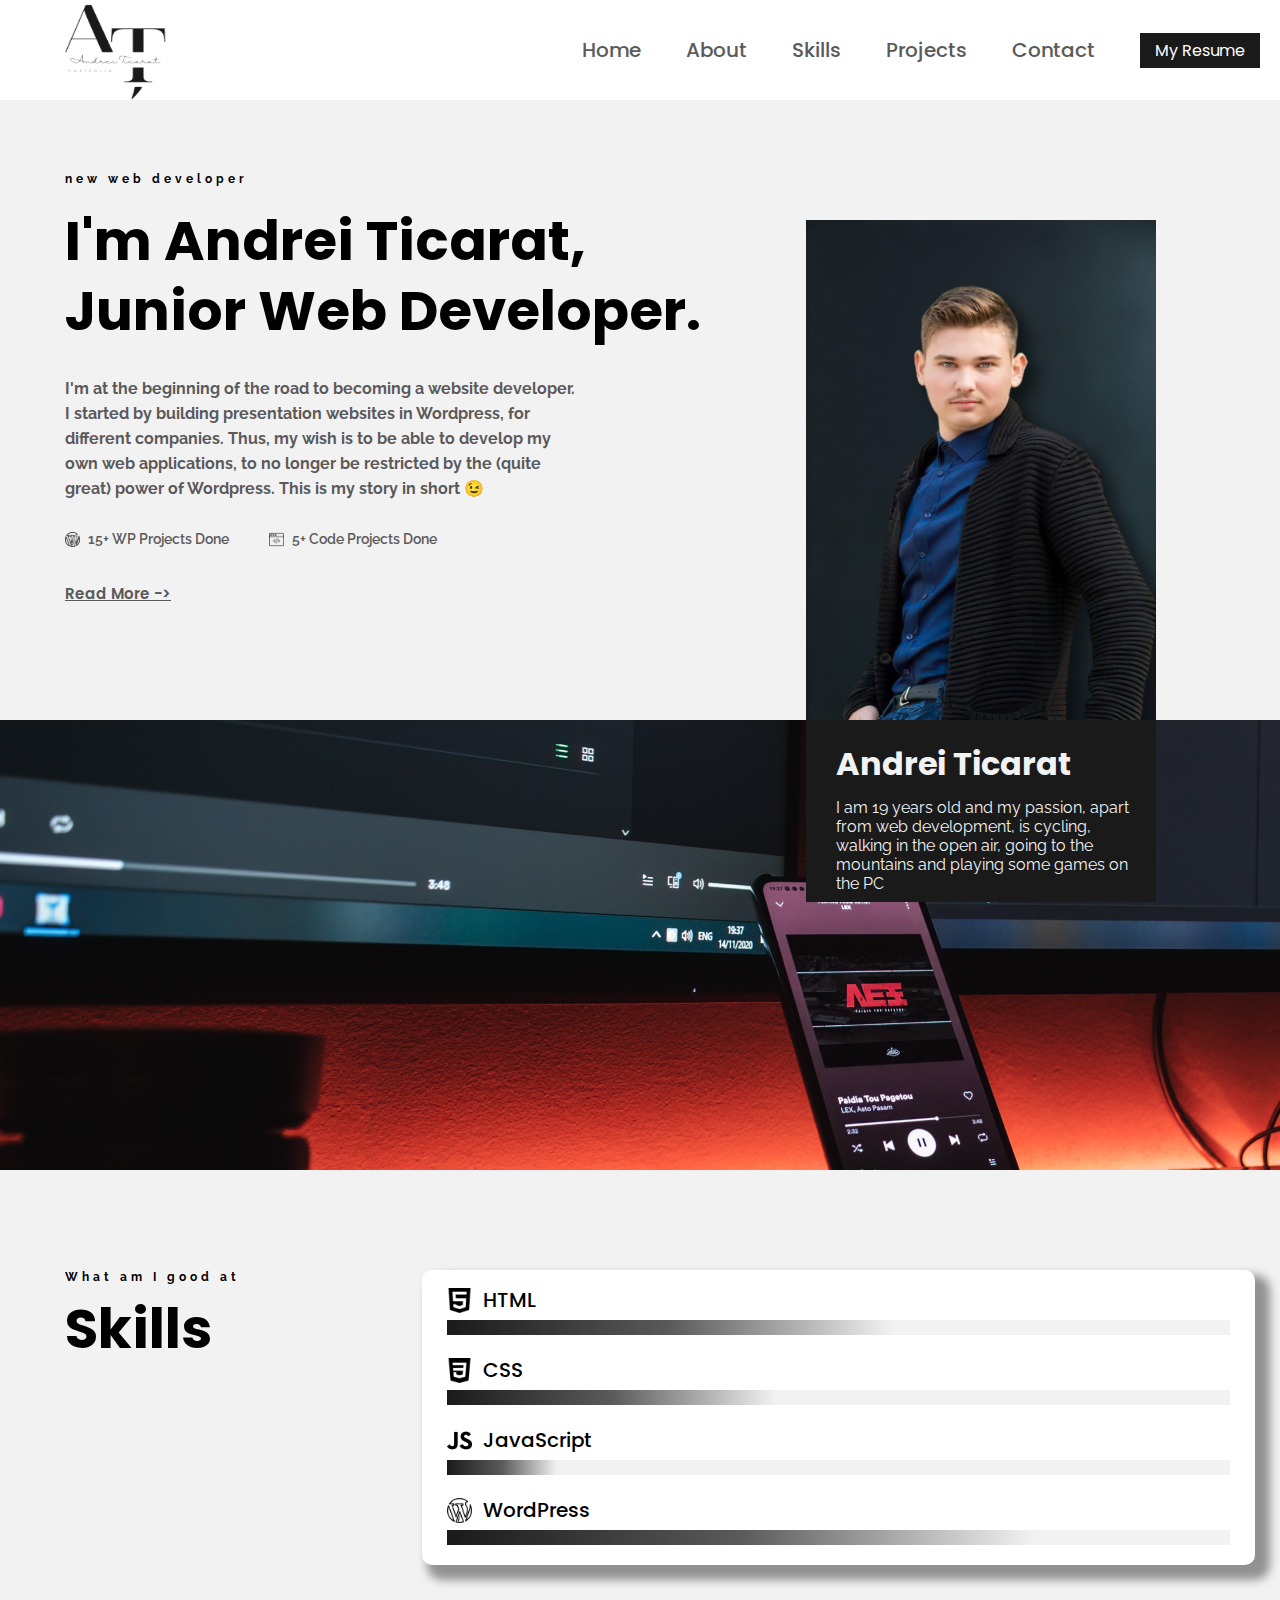
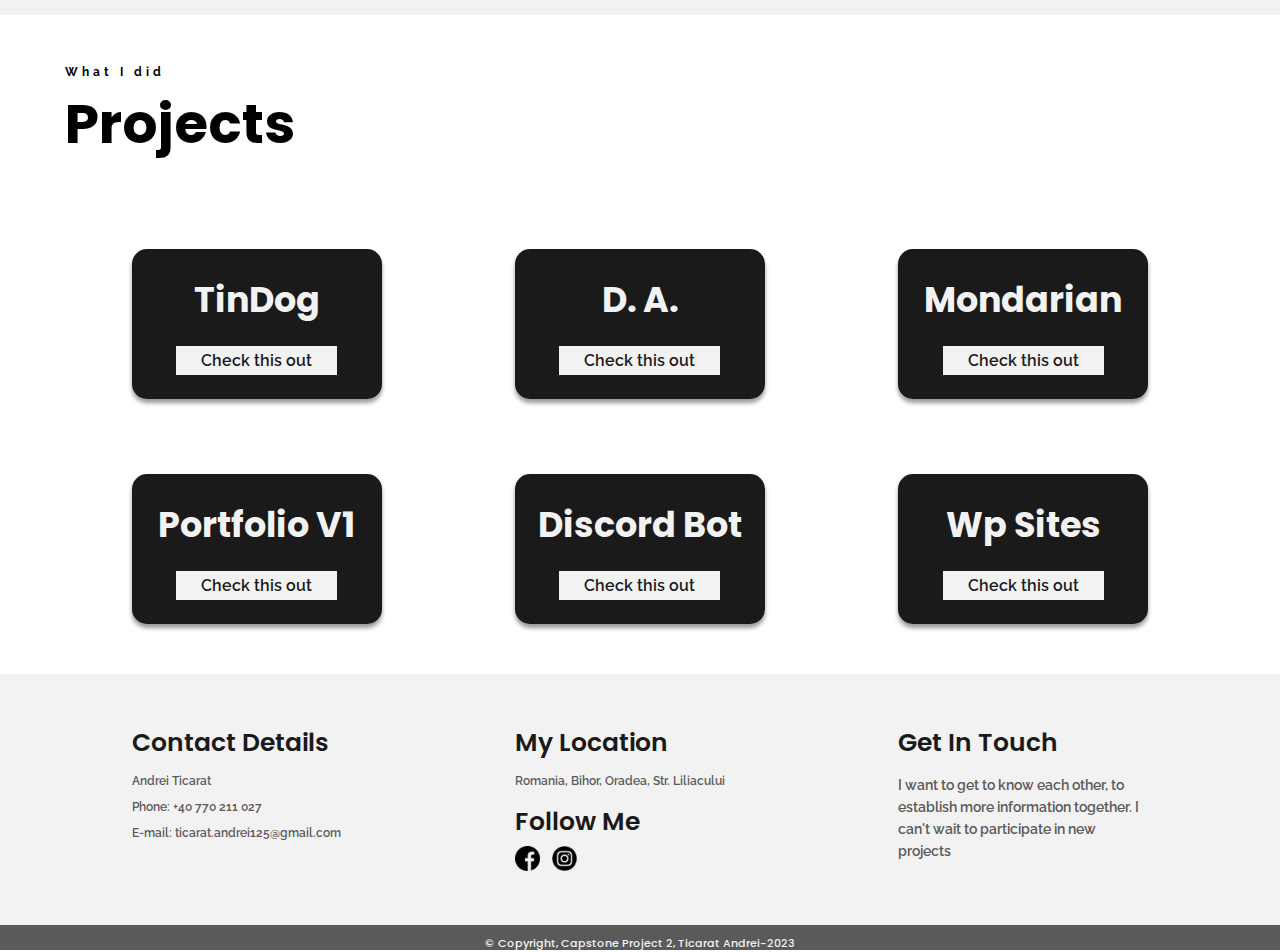
<file: index.html>
<!DOCTYPE html>
<html lang="en">

<head>
    <meta charset="UTF-8">
    <meta name="viewport" content="width=device-width, initial-scale=1.0">
    <!-- Google Fonts -->
    <link rel="preconnect" href="https://fonts.googleapis.com">
    <link rel="preconnect" href="https://fonts.gstatic.com" crossorigin>
    <link
        href="https://fonts.googleapis.com/css2?family=Caveat&family=Libre+Baskerville:wght@700&family=Poppins&display=swap"
        rel="stylesheet">
    <link rel="preconnect" href="https://fonts.googleapis.com">
    <link rel="preconnect" href="https://fonts.gstatic.com" crossorigin>
    <link
        href="https://fonts.googleapis.com/css2?family=Caveat&family=Libre+Baskerville:wght@700&family=Poppins&family=Raleway&display=swap"
        rel="stylesheet">

    <link rel="stylesheet" href="./style.css">
    <title>Portfolio</title>
</head>

<body>

    <!-- Navigation Bar -->
    <header class="navbar">
        <div class="container-navbar">

            <div class="logo"><img src="./assets/images/logo.png" alt="Logo Portfolio"></div>
            <div class="menu">
                <ul class="fontP">
                    <li><a href="#home">Home</a></li>
                    <li><a href="#about">About</a></li>
                    <li><a href="#skills">Skills</a></li>
                    <li><a href="#projects">Projects</a></li>
                    <li><a href="#contact">Contact</a></li>
                    <li><a href="./assets/myResume.pdf" download="My Resume"><button class="fontP">My
                                Resume</button></a></li>
                </ul>
            </div>

        </div>

    </header>

    <!-- Hero Section -->
    <section class="hero" id="home">
        <div class="container-hero">

            <div class="hero-text">
                <h6 class="fontR">new web developer</h6>
                <h1 class="fontP">I'm Andrei Ticarat,<br>Junior Web Developer.</h1>
                <p class="fontR">I'm at the beginning of the road to becoming a website developer. I started by building
                    presentation
                    websites in Wordpress, for different companies. Thus, my wish is to be able to develop my own web
                    applications, to no longer be restricted by the (quite great) power of Wordpress. This is my story
                    in short 😉</p>

                <div class="hero-projects">
                    <div class="hero-projects-finished">
                        <img src="./assets/images/wordpress.png" alt="wordpress logo">
                        <p class="fontR">15+ WP Projects Done</p>
                    </div>

                    <div class="hero-projects-finished">
                        <img src="./assets/images/web-programming.png" alt="web programming logo">
                        <p class="fontR">5+ Code Projects Done</p>
                    </div>
                </div>

                <a href="#projects" class="fontP">Read More -></a>
            </div>

            <div class="hero-photo">
                <img src="./assets/images/Poza.png" alt="Photo of me">
                <!-- <img class="hero-round-photo" src="./assets/images/poza2.png" alt="Photo of me"> -->
                <div class="call-to-action-text">
                    <h1 class="fontP">Andrei Ticarat</h1>
                    <p class="fontR">I am 19 years old and my passion, apart from web development, is cycling, walking
                        in the open air,
                        going to the mountains and playing some games on the PC </p>
                </div>
            </div>

        </div>

    </section>

    <!-- Call to action -->
    <section class="call-to-action" id="about">
        <div class="container-call-to-action">
        </div>
    </section>

    <!-- Skills -->
    <section class="skills" id="skills">
        <div class="container-skills">
            <div class="skills-text">
                <h6 class="fontR">What am I good at</h6>
                <h1 class="fontP">Skills</h1>
            </div>

            <div class="skills-progress-bar">

                <div class="box-progress-bar">

                    <img src="./assets/images/html.png" alt="Html icon">
                    <h2 class="fontP">HTML</h2>
                    <div class="dark-white-bg">
                        <div class="html progress-bar"></div>
                    </div>

                    <img src="./assets/images/css-3.png" alt="Css icon">
                    <h2 class="fontP">CSS</h2>
                    <div class="dark-white-bg">
                        <div class="css progress-bar"></div>
                    </div>

                    <img src="./assets/images/js.png" alt="JavaScript icon">
                    <h2 class="fontP">JavaScript</h2>
                    <div class="dark-white-bg">
                        <div class="js progress-bar"></div>
                    </div>

                    <img src="./assets/images/wordpress.png" alt="WordPress icon">
                    <h2 class="fontP">WordPress</h2>
                    <div class="dark-white-bg">
                        <div class="wp progress-bar"></div>
                    </div>
                </div>
            </div>
        </div>
    </section>

    <!-- Projects -->
    <section class="projects" id="projects">
        <h6 class="fontR">What I did</h6>
        <h1 class="fontP">Projects</h1>

        <div class="container-projects">

            <div class="box-projects">
                <div class="box-content">
                    <h2 class="fontP">TinDog</h2>
                    <a href="./assets/projects/TinDog/index.html" target="_blank"><button class="fontR">Check this out</button></a>
                </div>
            </div>

            <div class="box-projects">
                <div class="box-content">
                    <h2 class="fontP">D. A.</h2>
                    <a href="./assets/projects/design_agency/index.html" target="_blank"><button class="fontR">Check this out</button></a>
                </div>
            </div>

            <div class="box-projects">
                <div class="box-content">
                    <h2 class="fontP">Mondarian</h2>
                    <a href="./assets/projects/Mondrian/index.html" target="_blank"><button class="fontR">Check this out</button></a>
                </div>
            </div>

            <div class="box-projects">
                <div class="box-content">
                    <h2 class="fontP">Portfolio V1</h2>
                    <a href="https://kerolly.github.io/Capstone-Project-1/" target="_blank"><button class="fontR">Check this out</button></a>
                </div>
            </div>

            <div class="box-projects">
                <div class="box-content">
                    <h2 class="fontP">Discord Bot</h2>
                    <a href="https://github.com/Kerolly/Axel" target="_blank"><button class="fontR">Check this out</button></a>
                </div>
            </div>

            <div class="box-projects">
                <div class="box-content">
                    <h2 class="fontP">Wp Sites</h2>
                    <a href="https://alfabetar.ro/" target="_blank"><button class="fontR">Check this out</button></a>
                </div>
            </div>

        </div>
    </section>

    <footer class="footer" id="contact">
        <div class="container-footer">
            <div class="contact">
                <h2 class="fontP footer-title">Contact Details</h2>
                <h6 class="fontR footer-text">Andrei Ticarat</h6>
                <h6 class="fontR footer-text">Phone: <a href="tel:+40770211027">+40 770 211 027</a></h6>
                <h6 class="fontR footer-text">E-mail: <a href="mailto:ticarat.andrei125@gmail.com">ticarat.andrei125@gmail.com</a></h6>
            </div>

            <div class="location">
                <h1 class="fontP footer-title">My Location</h2>
                <h6 class="fontR footer-text">Romania, Bihor, Oradea, Str. Liliacului</h6>
                <h2 class="fontP footer-title">Follow Me</h2>
                <div class="social-media">
                    <img src="./assets/images/facebook.png" alt="facebook account">
                    <img src="./assets/images/instagram.png" style="padding-left: 8px;" alt="instagram account">
                </div>
            </div>

            <div class="text">
                <h1 class="fontP footer-title">Get In Touch</h1>
                <p class="fontR footer-text">I want to get to know each other, to establish more information together. I can't wait to participate
                    in new projects</p>
            </div>
        </div>
    </footer>

    <div class="copyright">
        <h6 class="fontP">© Copyright, Capstone Project 2, Ticarat Andrei-2023</h6>
    </div>

</body>

</html>
</file>
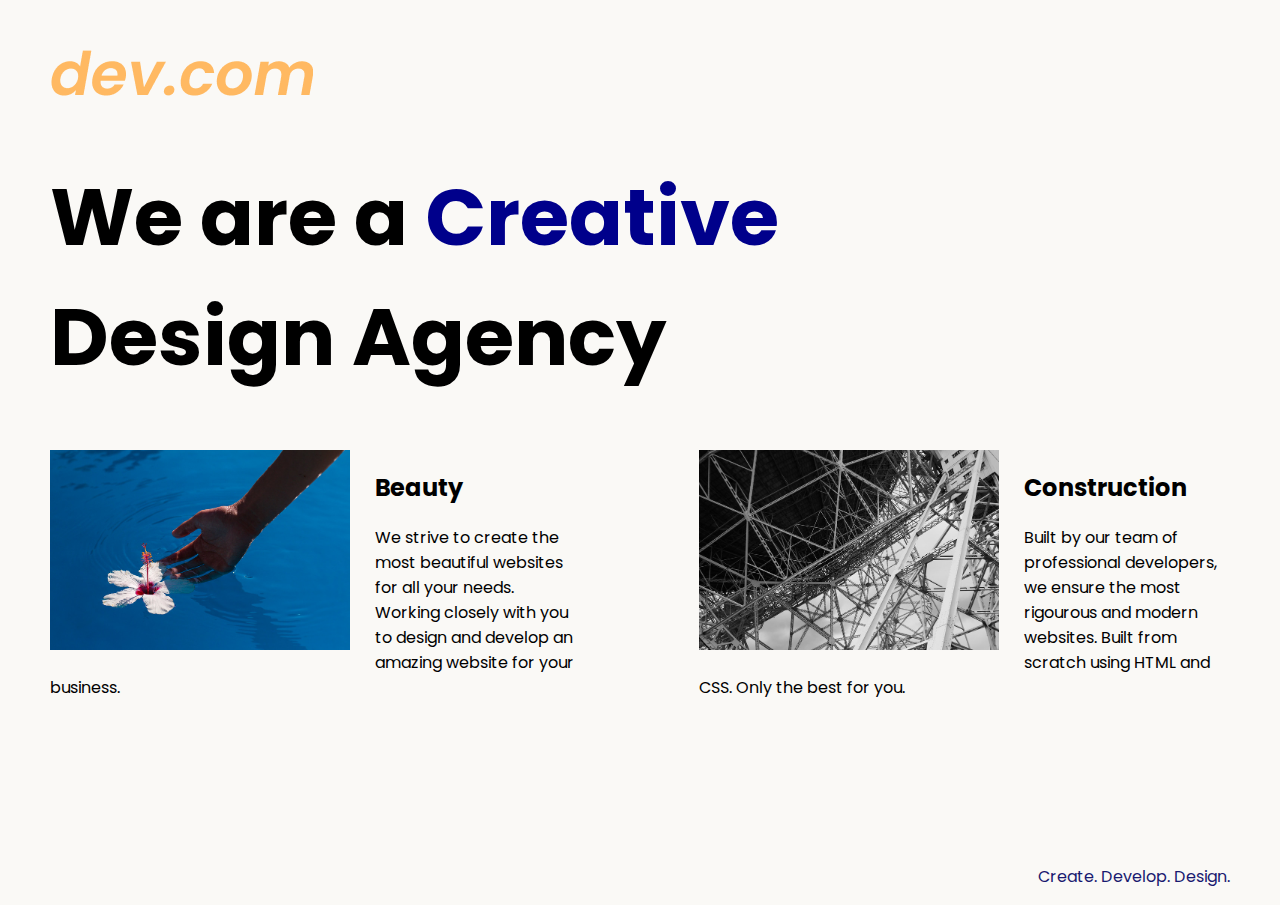
<file: assets/projects/design_agency/index.html>
<!DOCTYPE html>
<html lang="en">

<head>
  <meta charset="UTF-8">
  <meta name="viewport" content="width=device-width, initial-scale=1.0">
  <title>Agency</title>
  <link rel="stylesheet" href="./style.css">
  <link rel="preconnect" href="https://fonts.googleapis.com">
  <link rel="preconnect" href="https://fonts.gstatic.com" crossorigin>
  <link href="https://fonts.googleapis.com/css2?family=Poppins:wght@400;700&display=swap" rel="stylesheet">
</head>

<body>
  <div class="main">
    <img class="logo" src="./assets/images/logo.png" alt="logo">
    <h1>We are a <span style="color: darkblue;">Creative</span> <br>Design Agency</h1>

    <div class="left card"><img class="tile-image" src="./assets/images/beautiful.jpg" alt="hand and flower in water">
      <h2 class="card-title">Beauty</h2>
      <p class="card-text">We strive to create the most beautiful  websites for all your needs. Working  closely with you
        to
        design and 
        develop an amazing website for your business.</p>
    </div>

    <div class="right card"><img class="tile-image" src="./assets/images/construction.jpg" alt="metal structure">
      <h2 class="card-title">Construction</h2>
      <p class="card-text">Built by our team of professional developers, we ensure the most rigourous and modern websites. Built from
        scratch using HTML and CSS. Only the best for you.</p>
    </div>

  </div>
  <footer>
    <p>Create. Develop. Design.</p>
  </footer>
</body>

</html>
</file>
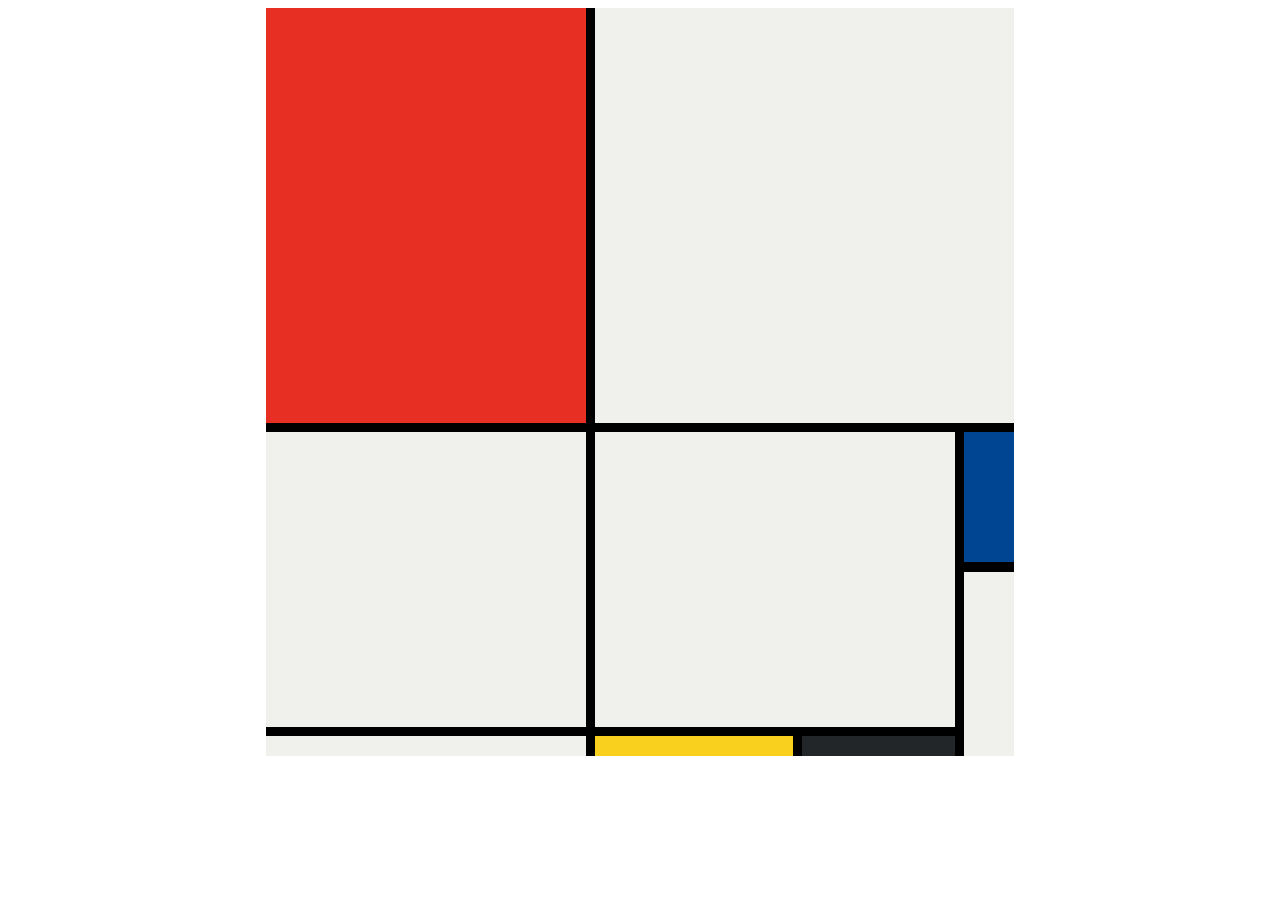
<file: assets/projects/Mondrian/index.html>
<!DOCTYPE html>
<html lang="en">

<head>
  <meta charset="UTF-8">
  <meta name="viewport" content="width=device-width, initial-scale=1.0">
  <title>Mondrian Project</title>
  <style>
    /* 
    Write your CSS here 
    Gap Colour: #000
    White: #F0F1EC
    Red: #E72F24
    Black: #232629
    Blue: #004592
    Yellow: #F9D01E

    For dimensions, see dimensions.png image.
    HINT: Remember you can't change the properties of grid lines.
    But grid lines are transparent!
    */

    .flex-container{
      display: flex;
      justify-content: center;
    }

    .grid-container {
      background-color: #F0F1EC;
      height: 748px;
      width: 748px;
      display: grid;
      grid-template-columns: 320px 9px 198px 9px 153px 9px 50px;
      grid-template-rows: 415px 9px 130px 10px 155px 9px 20px;
    }

    .red {
      background-color: #E72F24;
    }

    .black-column {
      background-color: black;
      grid-area: 1/2/8/2;
    }

    .first-white-row {
      background-color: #F0F1EC;
      grid-column: 3/8
    }

    .black-row {
      background-color: black;
      grid-area: 2/1/2/8;
    }

    .second-white-row-left {
      background-color: #F0F1EC;
      grid-area: 3/1/6/2;
    }

    .third-white-row-right {
      background-color: #F0F1EC;
      grid-area: 3/3/6/6;
    }

    .black-column-right {
      background-color: black;
      grid-row: 3/8;
    }

    .blue-box-right {
      background-color: #004592;
    }

    .black-row-50px {
      background-color: black;
    }

    .white-box-right {
      background-color: #F0F1EC;
      grid-row: 5/8;
    }

    .black-row-bottom {
      background-color: black;
      grid-area: 6/1/7/6;
    }

    .white-box-bottom {
      background-color: #F0F1EC;
    }

    .yellow-box {
      background-color: #F9D01E;
    }

    .black-column-bottom {
      background-color: black;
    }

    .darkgrey-box {
      background-color: #232629;
    }
  </style>
</head>

<body>
  <!-- Write your HTML here -->

  <div class="flex-container">
    <div class="grid-container">
      <div class="red"></div>
      <div class="black-column"></div>
      <div class="first-white-row"></div>
      <div class="black-row"></div>
      <div class="second-white-row-left"></div>
      <div class="third-white-row-right"></div>
      <div class="black-column-right"></div>
      <div class="blue-box-right"></div>
      <div class="black-row-50px"></div>
      <div class="white-box-right"></div>
      <div class="black-row-bottom"></div>
      <div class="white-box-bottom"></div>
      <div class="yellow-box"></div>
      <div class="black-column-bottom"></div>
      <div class="darkgrey-box"></div>
    </div>
  </div>

</body>

</html>
</file>
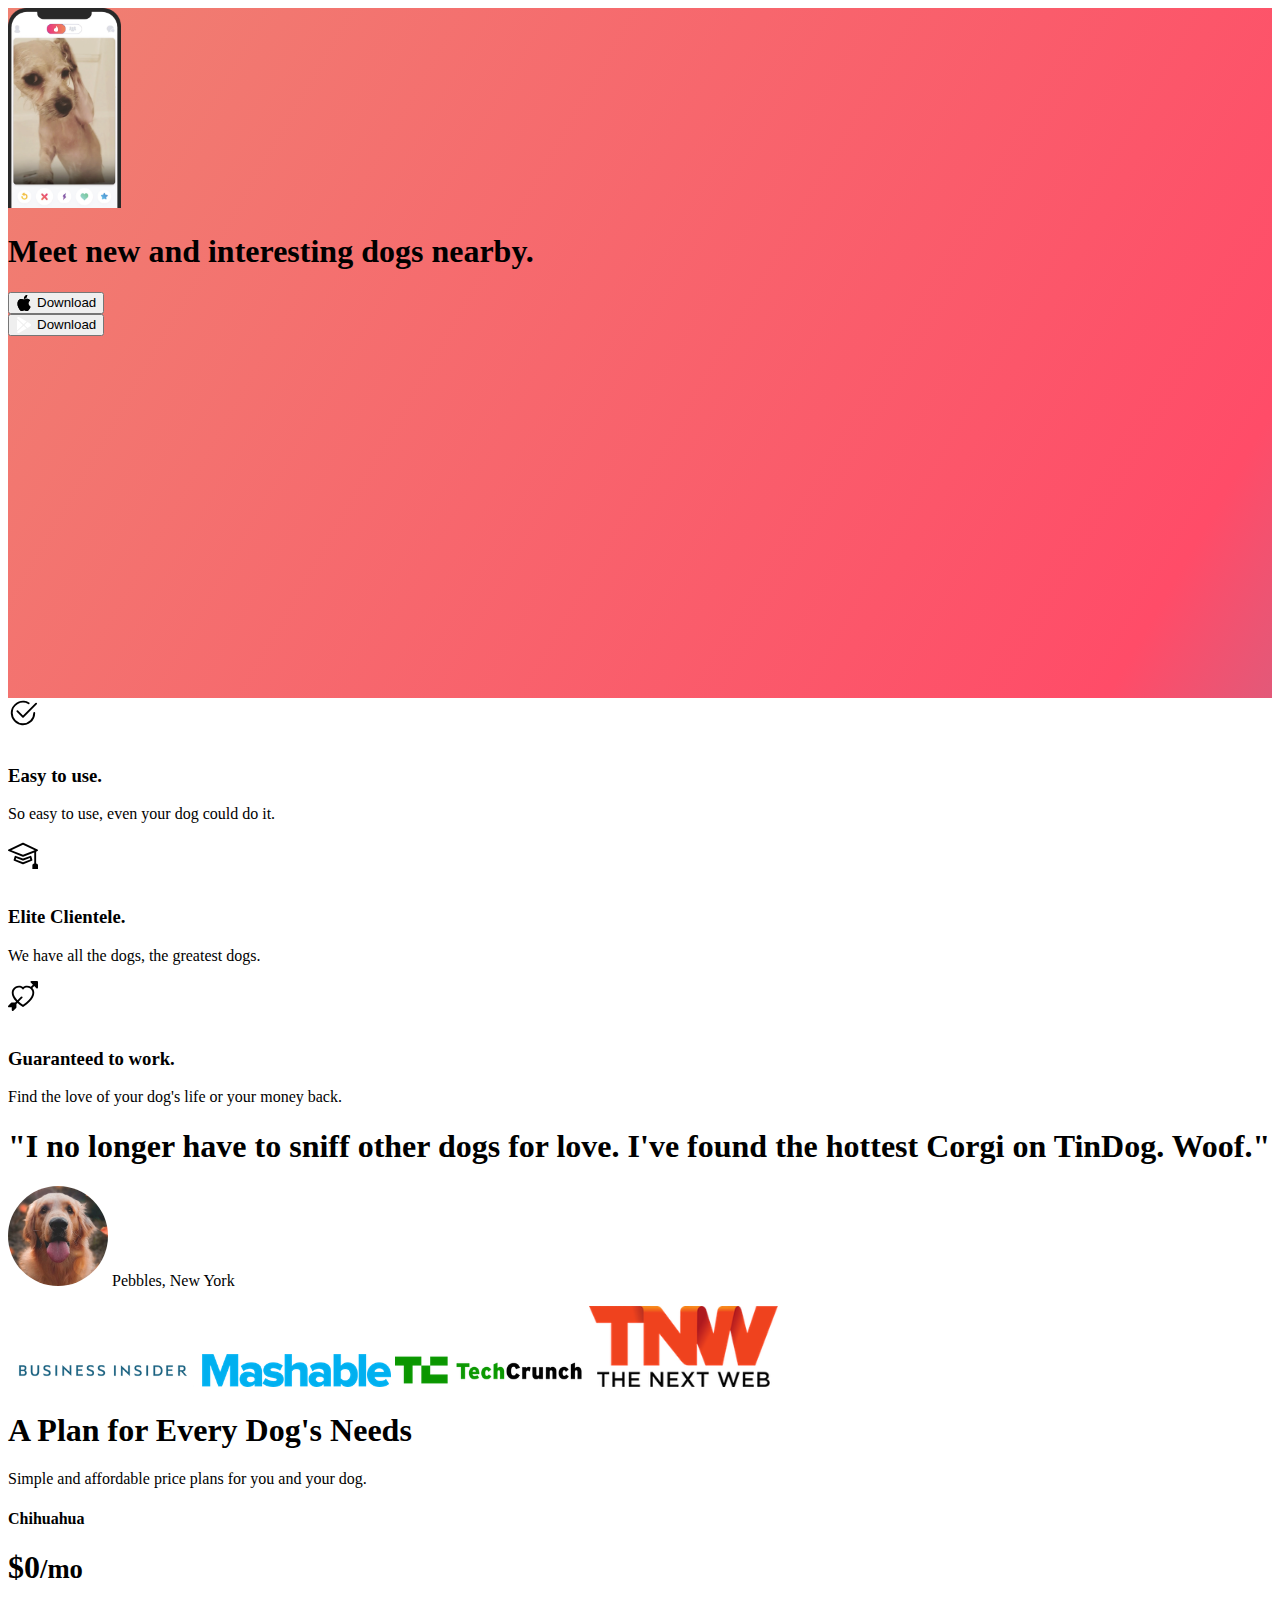
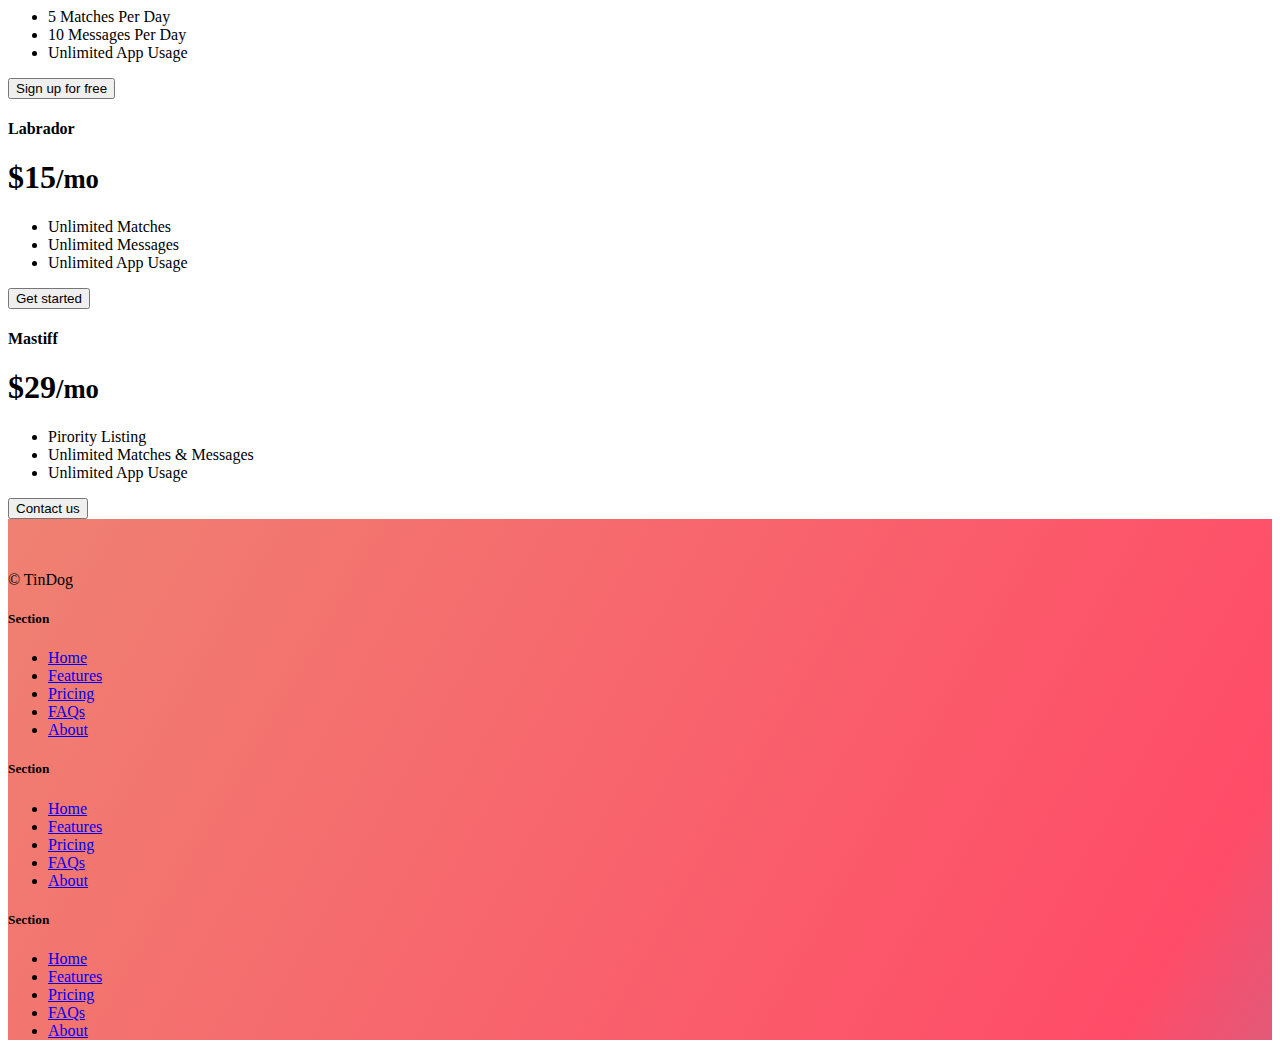
<file: assets/projects/TinDog/index.html>
<!DOCTYPE html>
<html lang="en">

<head>
  <meta charset="UTF-8">
  <meta name="viewport" content="width=device-width, initial-scale=1.0">
  <link href="https://cdn.jsdelivr.net/npm/bootstrap@5.3.1/dist/css/bootstrap.min.css" rel="stylesheet"
    integrity="sha384-4bw+/aepP/YC94hEpVNVgiZdgIC5+VKNBQNGCHeKRQN+PtmoHDEXuppvnDJzQIu9" crossorigin="anonymous">
  <link rel="stylesheet" href="./css/style.css">

  <title>TinDog</title>
</head>

<body>

  <!-- Title -->
  <section id="title" class="gradient-background">
    <div class="container col-xxl-8 pt-5 px-4">
      <div class="row flex-lg-row-reverse align-items-center g-5 py-5">
        <div class="col-10 col-sm-8 col-lg-6">
          <img src="./images/iphone.png" class="d-block mx-lg-auto img-fluid" alt="iphone with a dog" height="200"
            loading="lazy">
        </div>
        <div class="col-lg-6">
          <h1 class="display-5 fw-bold text-body-emphasis lh-1 mb-3">Meet new and interesting dogs nearby.</h1>
          <div class="d-grid gap-2 d-md-flex justify-content-md-start">
            <button type="button" class="btn btn-light btn-lg px-4 me-md-2 btn-apple"><img src="./svg/apple_logo.svg"
                alt="apple_logo">Download</button>
            <button type="button" class="btn btn-outline-light btn-lg px-4 btn-googleplay"><img
                src="./svg/google_play_logo.svg" alt="google_play_logo">Download</button>
          </div>
        </div>
      </div>
    </div>

  </section>

  <!-- Features -->
  <section id="features">

    <div class="container px-4 py-5" id="hanging-icons">
      <div class="row g-4 py-5 row-cols-1 row-cols-lg-3">
        <div class="col d-flex align-items-start">
          <div
            class="icon-square text-body-emphasis bg-body-secondary d-inline-flex align-items-center justify-content-center fs-4 flex-shrink-0 me-3">
            <img src="./svg/checkmark.svg" alt="checkmark">
          </div>
          <div>
            <h3 class="fs-2 text-body-emphasis">Easy to use.</h3>
            <p>So easy to use, even your dog could do it.</p>
          </div>
        </div>
        <div class="col d-flex align-items-start">
          <div
            class="icon-square text-body-emphasis bg-body-secondary d-inline-flex align-items-center justify-content-center fs-4 flex-shrink-0 me-3">
            <img src="./svg/hat.svg" alt="hat">
          </div>
          <div>
            <h3 class="fs-2 text-body-emphasis">Elite Clientele.</h3>
            <p>We have all the dogs, the greatest dogs.</p>
          </div>
        </div>
        <div class="col d-flex align-items-start">
          <div
            class="icon-square text-body-emphasis bg-body-secondary d-inline-flex align-items-center justify-content-center fs-4 flex-shrink-0 me-3">
            <img src="./svg/heart.svg" alt="heart">
          </div>
          <div>
            <h3 class="fs-2 text-body-emphasis">Guaranteed to work.</h3>
            <p>Find the love of your dog's life or your money back.</p>
          </div>
        </div>
      </div>
    </div>

  </section>

  <!-- Testimonial -->
  <section id="testimonial">
    <div class="p-5 text-center bg-body-tertiary">
      <div class="container py-5">
        <h1 class="text-body-emphasis fs-3">"I no longer have to sniff other dogs for love. I've found the hottest Corgi
          on TinDog. Woof."</h1>
        <p class="col-lg-8 mx-auto lead pt-5 d-flex flex-column">
          <img src="./images/dog-img.jpg" alt="dog-image" class="img-thumbnail align-self-center">
          Pebbles, New York
        </p>

        <div class="d-flex flex-md-row flex-column justify-content-around pt-5 companies">
          <img src="./images/bizinsider.png" alt="bizinsider">
          <img src="./images/mashable.png" alt="mashable">
          <img src="./images/techcrunch.png" alt="techcrunch">
          <img src="./images/tnw.png" alt="tnw">
        </div>
      </div>
    </div>
  </section>

  <!-- Pricing -->
  <section id="pricing">

    <div class="container py-3">
      <header>
        <div class="pricing-header p-3 pb-md-4 mx-auto text-center">
          <h1 class="display-4 fw-normal text-body-emphasis">A Plan for Every Dog's Needs</h1>
          <p class="fs-5 text-body-secondary">Simple and affordable price plans for you and your dog.</p>
        </div>
      </header>

      <main>
        <div class="row row-cols-1 row-cols-md-3 mb-3 text-center">
          <div class="col">
            <div class="card mb-4 rounded-3 shadow-sm">
              <div class="card-header py-3">
                <h4 class="my-0 fw-normal">Chihuahua</h4>
              </div>
              <div class="card-body">
                <h1 class="card-title pricing-card-title">$0<small class="text-body-secondary fw-light">/mo</small></h1>
                <ul class="list-unstyled mt-3 mb-4">
                  <li>5 Matches Per Day</li>
                  <li>10 Messages Per Day</li>
                  <li>Unlimited App Usage</li>
                </ul>
                <button type="button" class="w-100 btn btn-lg btn-outline-dark">Sign up for free</button>
              </div>
            </div>
          </div>
          <div class="col">
            <div class="card mb-4 rounded-3 shadow-sm">
              <div class="card-header py-3">
                <h4 class="my-0 fw-normal">Labrador</h4>
              </div>
              <div class="card-body">
                <h1 class="card-title pricing-card-title">$15<small class="text-body-secondary fw-light">/mo</small>
                </h1>
                <ul class="list-unstyled mt-3 mb-4">
                  <li>Unlimited Matches</li>
                  <li>Unlimited Messages</li>
                  <li>Unlimited App Usage</li>
                </ul>
                <button type="button" class="w-100 btn btn-lg btn-dark">Get started</button>
              </div>
            </div>
          </div>
          <div class="col">
            <div class="card mb-4 rounded-3 shadow-sm border-dark">
              <div class="card-header py-3 text-bg-dark border-dark">
                <h4 class="my-0 fw-normal">Mastiff</h4>
              </div>
              <div class="card-body">
                <h1 class="card-title pricing-card-title">$29<small class="text-body-secondary fw-light">/mo</small>
                </h1>
                <ul class="list-unstyled mt-3 mb-4">
                  <li>Pirority Listing</li>
                  <li>Unlimited Matches & Messages</li>
                  <li>Unlimited App Usage</li>
                </ul>
                <button type="button" class="w-100 btn btn-lg btn-dark">Contact us</button>
              </div>
            </div>
          </div>
        </div>
    </div>

  </section>
  <!-- Footer -->
  <section id="footer" class="gradient-background">

    <div class="container">
      <footer class="row row-cols-1 row-cols-sm-2 row-cols-md-5 py-5 border-top">
        <div class="col mb-3">
          <a href="/" class="d-flex align-items-center mb-3 link-body-emphasis text-decoration-none">
            <svg class="bi me-2" width="40" height="32">
              <use xlink:href="#bootstrap"></use>
            </svg>
          </a>
          <p class="text-body-secondary">© TinDog</p>
        </div>

        <div class="col mb-3">

        </div>

        <div class="col mb-3">
          <h5>Section</h5>
          <ul class="nav flex-column">
            <li class="nav-item mb-2"><a href="#" class="nav-link p-0 text-body-secondary">Home</a></li>
            <li class="nav-item mb-2"><a href="#" class="nav-link p-0 text-body-secondary">Features</a></li>
            <li class="nav-item mb-2"><a href="#" class="nav-link p-0 text-body-secondary">Pricing</a></li>
            <li class="nav-item mb-2"><a href="#" class="nav-link p-0 text-body-secondary">FAQs</a></li>
            <li class="nav-item mb-2"><a href="#" class="nav-link p-0 text-body-secondary">About</a></li>
          </ul>
        </div>

        <div class="col mb-3">
          <h5>Section</h5>
          <ul class="nav flex-column">
            <li class="nav-item mb-2"><a href="#" class="nav-link p-0 text-body-secondary">Home</a></li>
            <li class="nav-item mb-2"><a href="#" class="nav-link p-0 text-body-secondary">Features</a></li>
            <li class="nav-item mb-2"><a href="#" class="nav-link p-0 text-body-secondary">Pricing</a></li>
            <li class="nav-item mb-2"><a href="#" class="nav-link p-0 text-body-secondary">FAQs</a></li>
            <li class="nav-item mb-2"><a href="#" class="nav-link p-0 text-body-secondary">About</a></li>
          </ul>
        </div>

        <div class="col mb-3">
          <h5>Section</h5>
          <ul class="nav flex-column">
            <li class="nav-item mb-2"><a href="#" class="nav-link p-0 text-body-secondary">Home</a></li>
            <li class="nav-item mb-2"><a href="#" class="nav-link p-0 text-body-secondary">Features</a></li>
            <li class="nav-item mb-2"><a href="#" class="nav-link p-0 text-body-secondary">Pricing</a></li>
            <li class="nav-item mb-2"><a href="#" class="nav-link p-0 text-body-secondary">FAQs</a></li>
            <li class="nav-item mb-2"><a href="#" class="nav-link p-0 text-body-secondary">About</a></li>
          </ul>
        </div>
      </footer>
    </div>

  </section>

  <!-- Script's -->
  <script src="https://cdn.jsdelivr.net/npm/bootstrap@5.3.1/dist/js/bootstrap.bundle.min.js"
    integrity="sha384-HwwvtgBNo3bZJJLYd8oVXjrBZt8cqVSpeBNS5n7C8IVInixGAoxmnlMuBnhbgrkm"
    crossorigin="anonymous"></script>
</body>

</html>
</file>
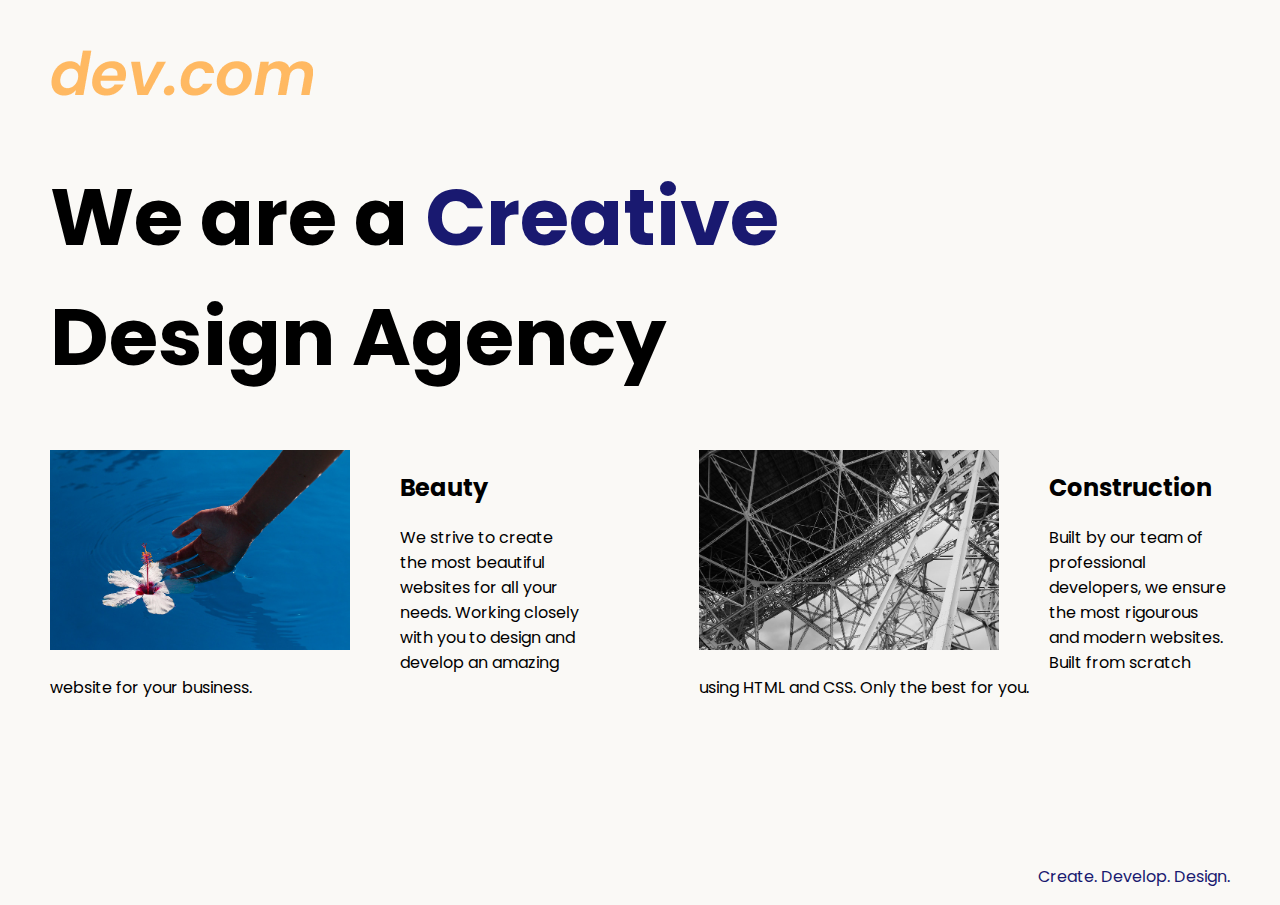
<file: assets/projects/design_agency/solution.html>
<!DOCTYPE html>
<html lang="en">

<head>
  <meta charset="UTF-8">
  <meta name="viewport" content="width=device-width, initial-scale=1.0">
  <title>Agency</title>
  <link rel="stylesheet" href="./solution.css">
  <link rel="preconnect" href="https://fonts.googleapis.com">
  <link rel="preconnect" href="https://fonts.gstatic.com" crossorigin>
  <link href="https://fonts.googleapis.com/css2?family=Poppins:wght@400;700&display=swap" rel="stylesheet">
</head>

<body>
  <div class="main">
    <img class="logo" src="./assets/images/logo.png" alt="logo">
    <h1>We are a <span class="creative">Creative</span> <br />Design Agency</h1>
    <div class="left card"><img class="tile-image" src="./assets/images/beautiful.jpg" alt="hand and flower in water">
      <h2 class="card-title">Beauty</h2>
      <p class="card-text">We strive to create the most beautiful websites for all your needs. Working closely with you
        to
        design and
        develop an amazing website for your business.</p>
    </div>

    <div class="right card"><img class="tile-image" src="./assets/images/construction.jpg" alt="metal structure">
      <h2 class="card-title">Construction</h2>
      <p>Built by our team of professional developers, we ensure the most rigourous and modern websites. Built from
        scratch using HTML and CSS. Only the best for you.</p>
    </div>

  </div>
  <footer>
    <p>Create. Develop. Design.</p>
  </footer>
</body>

</html>
</file>
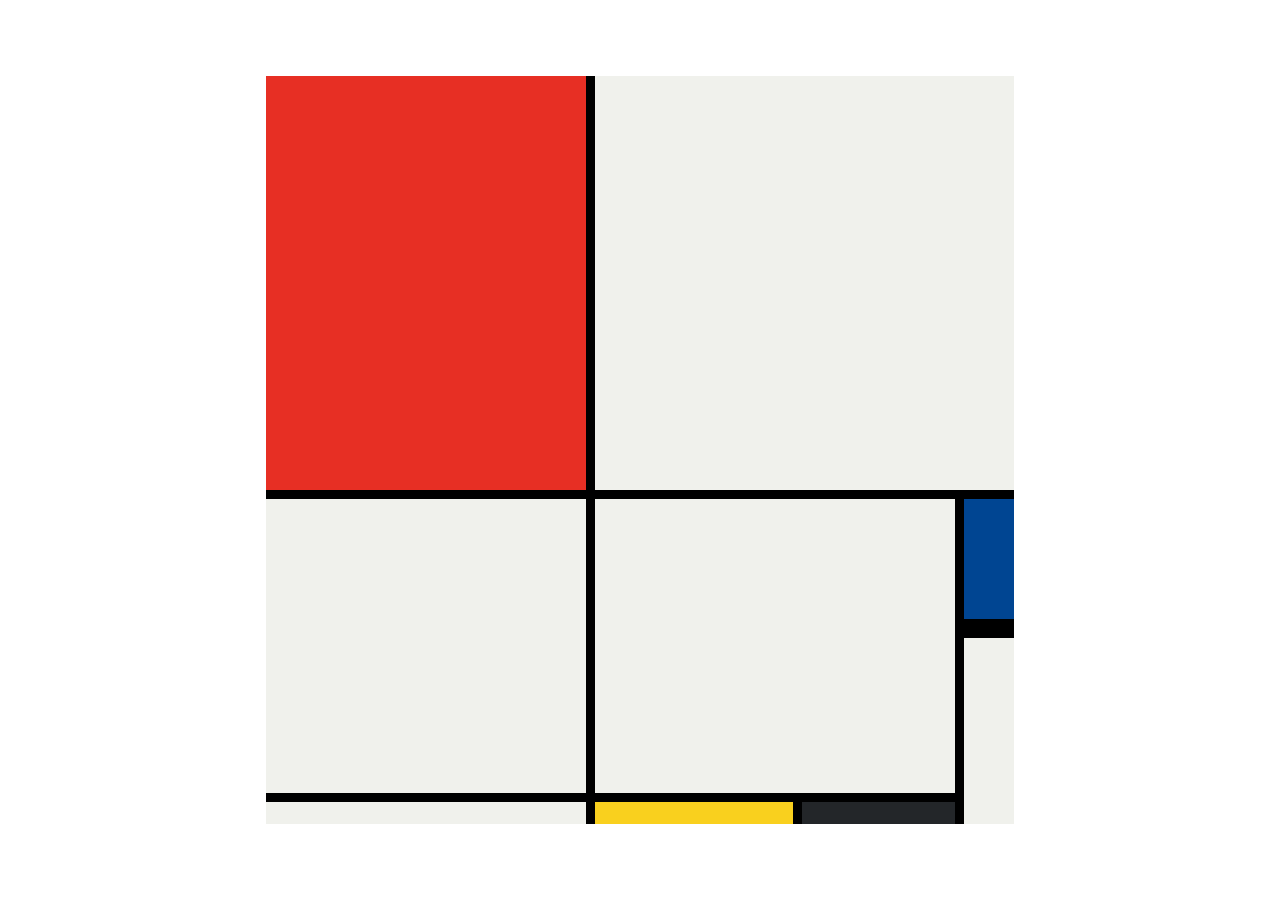
<file: assets/projects/Mondrian/solution.html>
<!DOCTYPE html>
<html lang="en">

<head>
  <meta charset="UTF-8">
  <meta name="viewport" content="width=device-width, initial-scale=1.0">
  <title>Mondrian Project</title>
  <style>
    /* 
    Write your CSS here 
    Line Colour: #000
    White: #F0F1EC
    Red: #E72F24
    Black: #232629
    Blue: #004592
    Yellow: #F9D01E
    */
    body {
      display: flex;
      justify-content: center;
      align-items: center;
      height: 100vh;
      margin: 0;
      padding: 0;
    }

    .container {
      height: 748px;
      width: 748px;
      display: grid;
      background-color: #000;
      grid-template-columns: 320px 198px 153px 50px;
      grid-template-rows: 414px 130px 155px 22px;
      gap: 9px;
    }

    .item {
      background-color: #F0F1EC;
    }

    .red {
      background-color: #E72F24;
    }

    .white1 {
      grid-column: span 3;
    }

    .white2 {
      grid-row: span 2;
    }

    .white3 {
      grid-area: 2 / 2 / 4 /4
    }

    .blue {
      background-color: #004592;
      border-bottom: 10px solid #000;
    }

    .white4 {
      grid-row: span 2;
    }

    .yellow {
      background-color: #F9D01E;
    }

    .black {
      background-color: #232629;
    }
  </style>
</head>

<body>
  <!-- Write your HTML here -->

  <div class="container">
    <div class="item red"></div>
    <div class="item white1"></div>
    <div class="item white2"></div>
    <div class="item white3"></div>

    <div class="item blue"></div>
    <div class="item white4"></div>

    <div class="item"></div>
    <div class="item yellow"></div>
    <div class="item black"></div>
  </div>
</body>

</html>
</file>
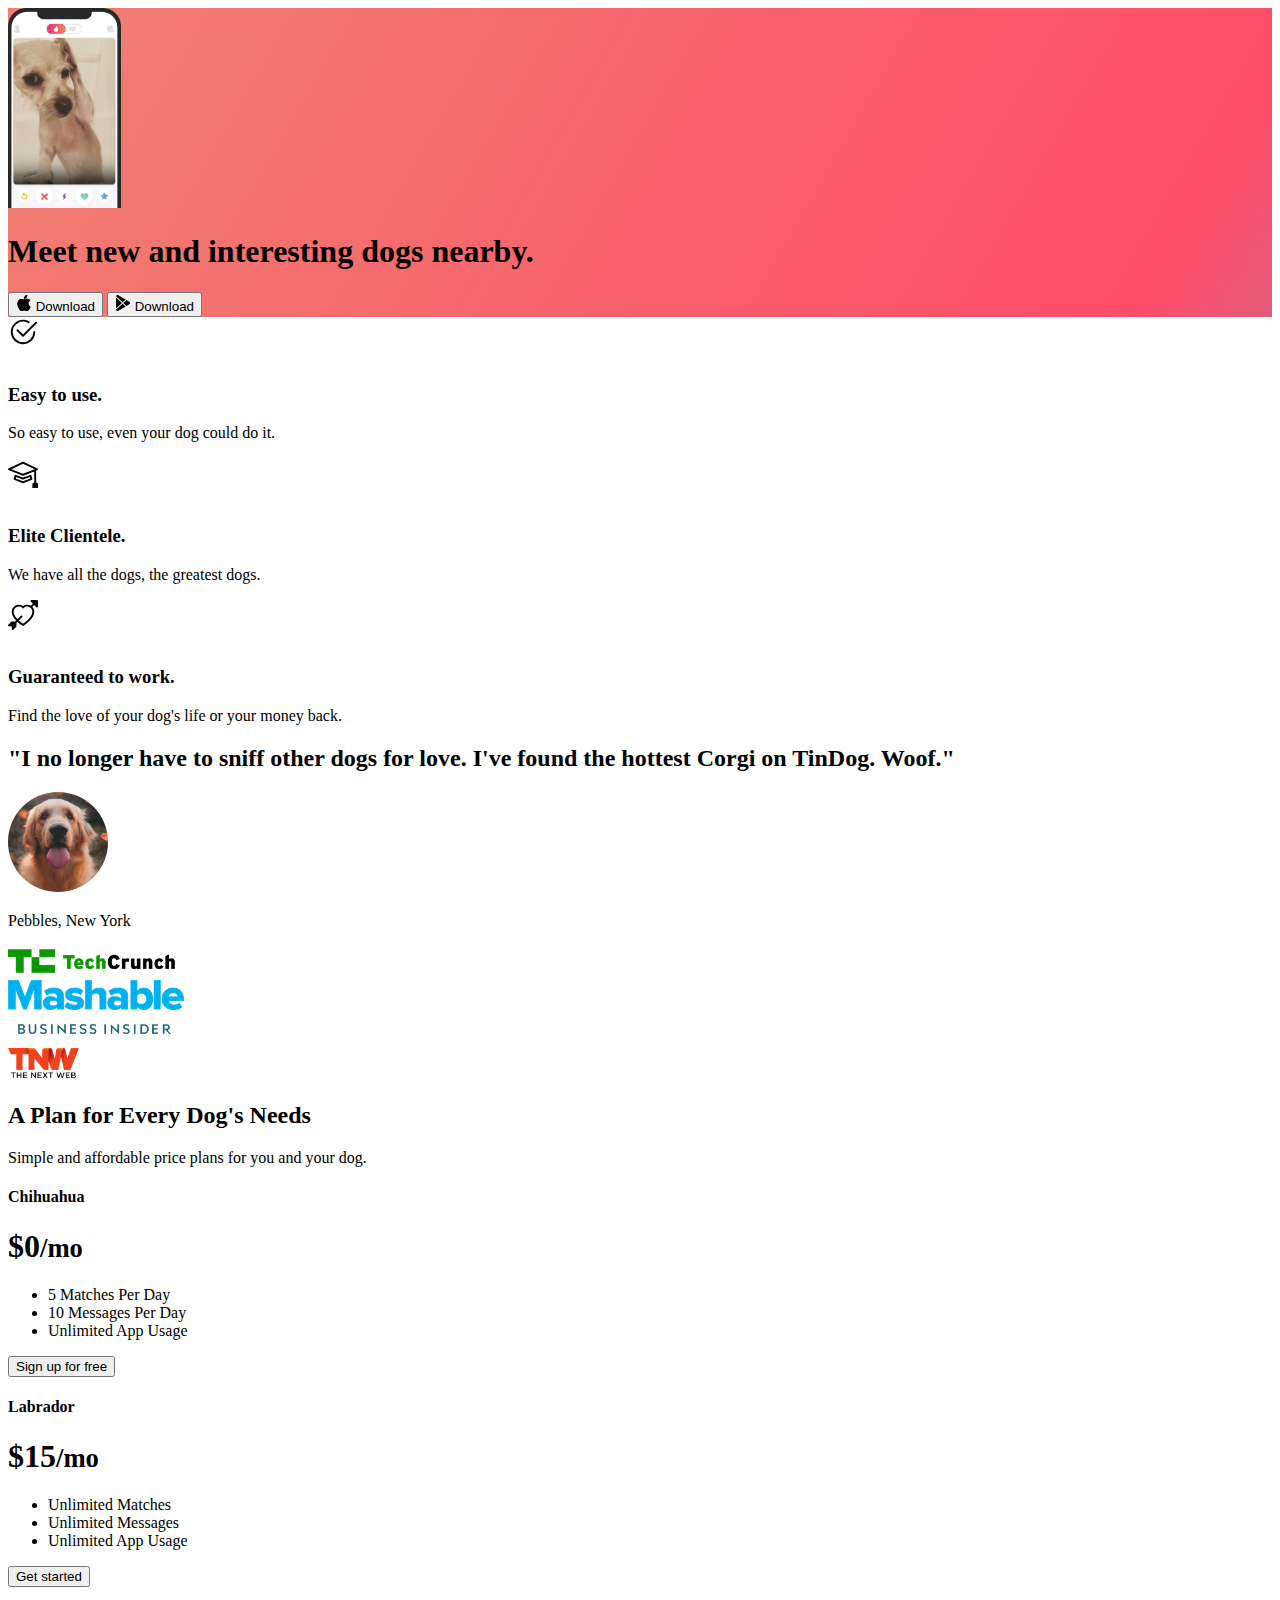
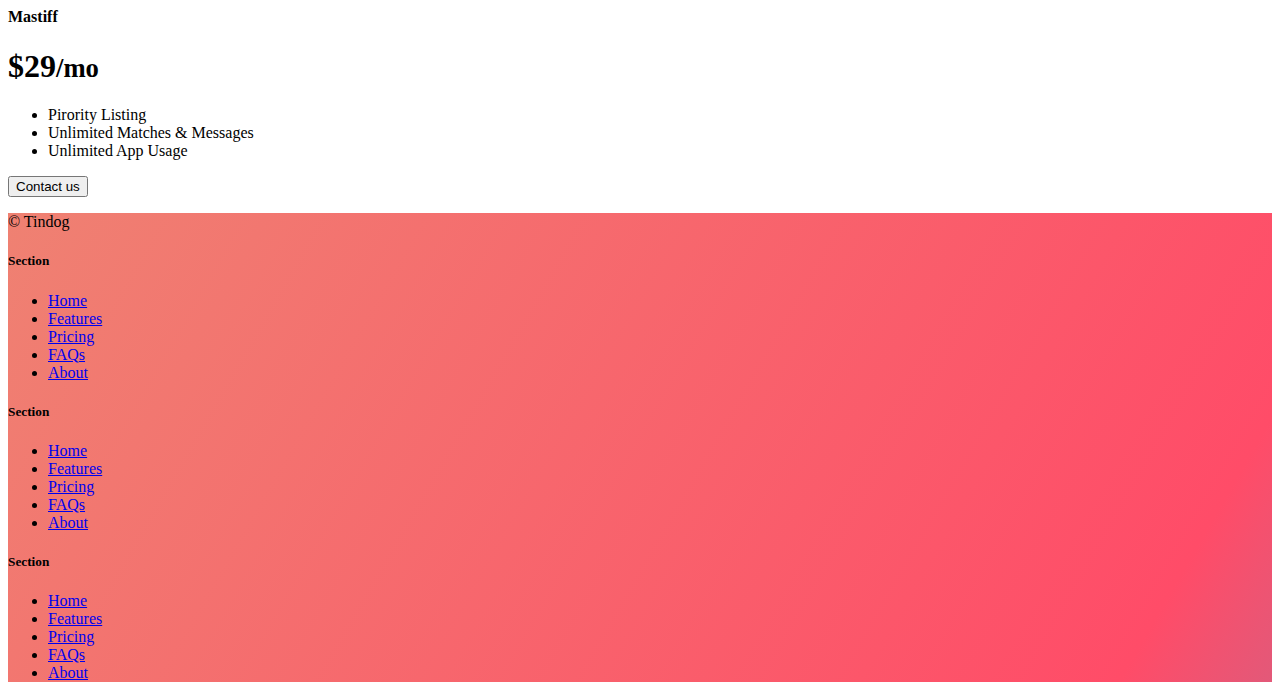
<file: assets/projects/TinDog/solution.html>
<!DOCTYPE html>
<html lang="en">

<head>
  <meta charset="UTF-8">
  <meta name="viewport" content="width=device-width, initial-scale=1.0">
  <title>TinDog</title>
  <link href="https://cdn.jsdelivr.net/npm/bootstrap@5.3.0-alpha3/dist/css/bootstrap.min.css" rel="stylesheet"
    integrity="sha384-KK94CHFLLe+nY2dmCWGMq91rCGa5gtU4mk92HdvYe+M/SXH301p5ILy+dN9+nJOZ" crossorigin="anonymous">
  <link rel="stylesheet" href="./css/solution.css">
</head>

<body>


  <!-- Title -->
  <section id="title" class="gradient-background">

    <div class="container col-xxl-8 px-4 pt-5">
      <div class="row flex-lg-row-reverse align-items-center g-5 pt-5">
        <div class="col-10 col-sm-8 col-lg-6">
          <img src="./images/iphone.png" class="d-block mx-lg-auto img-fluid" alt="Bootstrap Themes" height="200"
            loading="lazy">
        </div>
        <div class="col-lg-6">
          <h1 class="display-5 fw-bold text-body-emphasis lh-1 mb-3">Meet new and interesting dogs nearby.</h1>

          <div class="d-grid gap-2 d-md-flex justify-content-md-start">
            <button type="button" class="btn btn-light btn-lg px-4 me-md-2"><svg xmlns="http://www.w3.org/2000/svg"
                width="16" height="16" fill="currentColor" class="bi bi-apple mb-1" viewBox="0 0 16 16">
                <path
                  d="M11.182.008C11.148-.03 9.923.023 8.857 1.18c-1.066 1.156-.902 2.482-.878 2.516.024.034 1.52.087 2.475-1.258.955-1.345.762-2.391.728-2.43Zm3.314 11.733c-.048-.096-2.325-1.234-2.113-3.422.212-2.189 1.675-2.789 1.698-2.854.023-.065-.597-.79-1.254-1.157a3.692 3.692 0 0 0-1.563-.434c-.108-.003-.483-.095-1.254.116-.508.139-1.653.589-1.968.607-.316.018-1.256-.522-2.267-.665-.647-.125-1.333.131-1.824.328-.49.196-1.422.754-2.074 2.237-.652 1.482-.311 3.83-.067 4.56.244.729.625 1.924 1.273 2.796.576.984 1.34 1.667 1.659 1.899.319.232 1.219.386 1.843.067.502-.308 1.408-.485 1.766-.472.357.013 1.061.154 1.782.539.571.197 1.111.115 1.652-.105.541-.221 1.324-1.059 2.238-2.758.347-.79.505-1.217.473-1.282Z" />
                <path
                  d="M11.182.008C11.148-.03 9.923.023 8.857 1.18c-1.066 1.156-.902 2.482-.878 2.516.024.034 1.52.087 2.475-1.258.955-1.345.762-2.391.728-2.43Zm3.314 11.733c-.048-.096-2.325-1.234-2.113-3.422.212-2.189 1.675-2.789 1.698-2.854.023-.065-.597-.79-1.254-1.157a3.692 3.692 0 0 0-1.563-.434c-.108-.003-.483-.095-1.254.116-.508.139-1.653.589-1.968.607-.316.018-1.256-.522-2.267-.665-.647-.125-1.333.131-1.824.328-.49.196-1.422.754-2.074 2.237-.652 1.482-.311 3.83-.067 4.56.244.729.625 1.924 1.273 2.796.576.984 1.34 1.667 1.659 1.899.319.232 1.219.386 1.843.067.502-.308 1.408-.485 1.766-.472.357.013 1.061.154 1.782.539.571.197 1.111.115 1.652-.105.541-.221 1.324-1.059 2.238-2.758.347-.79.505-1.217.473-1.282Z" />
              </svg> Download</button>
            <button type="button" class="btn btn-outline-light btn-lg px-4"><svg xmlns="http://www.w3.org/2000/svg"
                width="16" height="16" fill="currentColor" class="bi bi-google-play mb-1" viewBox="0 0 16 16">
                <path
                  d="M14.222 9.374c1.037-.61 1.037-2.137 0-2.748L11.528 5.04 8.32 8l3.207 2.96 2.694-1.586Zm-3.595 2.116L7.583 8.68 1.03 14.73c.201 1.029 1.36 1.61 2.303 1.055l7.294-4.295ZM1 13.396V2.603L6.846 8 1 13.396ZM1.03 1.27l6.553 6.05 3.044-2.81L3.333.215C2.39-.341 1.231.24 1.03 1.27Z" />
              </svg> Download</button>
          </div>
        </div>
      </div>
    </div>
  </section>
  <!-- Features -->
  <section id="features">
    <div class="container mt-5">
      <div class="row g-4 py-5 row-cols-1 row-cols-lg-3">
        <div class="col d-flex align-items-start">
          <div
            class="icon-square text-body-emphasis bg-body-secondary d-inline-flex align-items-center justify-content-center fs-4 flex-shrink-0 me-3">
            <svg xmlns="http://www.w3.org/2000/svg" height="30" fill="currentColor" class="bi bi-check2-circle"
              viewBox="0 0 16 16">
              <path
                d="M2.5 8a5.5 5.5 0 0 1 8.25-4.764.5.5 0 0 0 .5-.866A6.5 6.5 0 1 0 14.5 8a.5.5 0 0 0-1 0 5.5 5.5 0 1 1-11 0z" />
              <path
                d="M15.354 3.354a.5.5 0 0 0-.708-.708L8 9.293 5.354 6.646a.5.5 0 1 0-.708.708l3 3a.5.5 0 0 0 .708 0l7-7z" />
            </svg>
          </div>
          <div>
            <h3 class="fs-2">Easy to use.</h3>
            <p>So easy to use, even your dog could do it.</p>

          </div>
        </div>
        <div class="col d-flex align-items-start">
          <div
            class="icon-square text-body-emphasis bg-body-secondary d-inline-flex align-items-center justify-content-center fs-4 flex-shrink-0 me-3">
            <svg xmlns="http://www.w3.org/2000/svg" height="30" fill="currentColor" class="bi bi-mortarboard"
              viewBox="0 0 16 16">
              <path
                d="M8.211 2.047a.5.5 0 0 0-.422 0l-7.5 3.5a.5.5 0 0 0 .025.917l7.5 3a.5.5 0 0 0 .372 0L14 7.14V13a1 1 0 0 0-1 1v2h3v-2a1 1 0 0 0-1-1V6.739l.686-.275a.5.5 0 0 0 .025-.917l-7.5-3.5ZM8 8.46 1.758 5.965 8 3.052l6.242 2.913L8 8.46Z" />
              <path
                d="M4.176 9.032a.5.5 0 0 0-.656.327l-.5 1.7a.5.5 0 0 0 .294.605l4.5 1.8a.5.5 0 0 0 .372 0l4.5-1.8a.5.5 0 0 0 .294-.605l-.5-1.7a.5.5 0 0 0-.656-.327L8 10.466 4.176 9.032Zm-.068 1.873.22-.748 3.496 1.311a.5.5 0 0 0 .352 0l3.496-1.311.22.748L8 12.46l-3.892-1.556Z" />
            </svg>
          </div>
          <div>
            <h3 class="fs-2">Elite Clientele.</h3>
            <p>We have all the dogs, the greatest dogs.</p>

          </div>
        </div>
        <div class="col d-flex align-items-start">
          <div
            class="icon-square text-body-emphasis bg-body-secondary d-inline-flex align-items-center justify-content-center fs-4 flex-shrink-0 me-3">
            <svg xmlns="http://www.w3.org/2000/svg" height="30" fill="currentColor" class="bi bi-arrow-through-heart"
              viewBox="0 0 16 16">
              <path fill-rule="evenodd"
                d="M2.854 15.854A.5.5 0 0 1 2 15.5V14H.5a.5.5 0 0 1-.354-.854l1.5-1.5A.5.5 0 0 1 2 11.5h1.793l.53-.53c-.771-.802-1.328-1.58-1.704-2.32-.798-1.575-.775-2.996-.213-4.092C3.426 2.565 6.18 1.809 8 3.233c1.25-.98 2.944-.928 4.212-.152L13.292 2 12.147.854A.5.5 0 0 1 12.5 0h3a.5.5 0 0 1 .5.5v3a.5.5 0 0 1-.854.354L14 2.707l-1.006 1.006c.236.248.44.531.6.845.562 1.096.585 2.517-.213 4.092-.793 1.563-2.395 3.288-5.105 5.08L8 13.912l-.276-.182a21.86 21.86 0 0 1-2.685-2.062l-.539.54V14a.5.5 0 0 1-.146.354l-1.5 1.5Zm2.893-4.894A20.419 20.419 0 0 0 8 12.71c2.456-1.666 3.827-3.207 4.489-4.512.679-1.34.607-2.42.215-3.185-.817-1.595-3.087-2.054-4.346-.761L8 4.62l-.358-.368c-1.259-1.293-3.53-.834-4.346.761-.392.766-.464 1.845.215 3.185.323.636.815 1.33 1.519 2.065l1.866-1.867a.5.5 0 1 1 .708.708L5.747 10.96Z" />
            </svg>
          </div>
          <div>
            <h3 class="fs-2">Guaranteed to work.</h3>
            <p>Find the love of your dog's life or your money back.</p>

          </div>
        </div>
      </div>
    </div>
  </section>
  <!-- Testimonial -->
  <section id="testimonial">
    <div class="my-5">
      <div class="p-5 text-center bg-body-tertiary">
        <div class="container py-5">
          <h2 class="text-body-emphasis">"I no longer have to sniff other dogs for love. I've found the hottest Corgi on
            TinDog. Woof."</h2>
          <img class="profile-img mt-5" src="./images/dog-img.jpg" alt="dog image">
          <p class="col-lg-8 mx-auto lead mt-2">
            Pebbles, New York
          </p>
        </div>

        <div class="container">
          <div class="row">
            <div class="col-lg-3 col-sm-12">
              <img src="./images/techcrunch.png" alt="techcrunch" height="30">
            </div>
            <div class="col-lg-3 col-sm-12">
              <img src="./images/mashable.png" alt="mashable" height="30">
            </div>
            <div class="col-lg-3 col-sm-12">
              <img src="./images/bizinsider.png" alt="bizinsider" height="30">
            </div>
            <div class="col-lg-3 col-sm-12">
              <img src="./images/tnw.png" alt="tnw" height="30">
            </div>
          </div>
        </div>
      </div>
    </div>
  </section>
  <!-- Pricing -->
  <section id="pricing">
    <div class="container">
      <div class="pricing-header p-3 pb-md-4 mx-auto text-center">
        <h2 class="display-4 fw-normal">A Plan for Every Dog's Needs</h2>
        <p class="fs-5 text-body-secondary">Simple and affordable price plans for you and your dog.
      </div>
      <div class="row row-cols-1 row-cols-md-3 mb-3 text-center">
        <div class="col">
          <div class="card mb-4 rounded-3 shadow-sm">
            <div class="card-header py-3">
              <h4 class="my-0 fw-normal">Chihuahua</h4>
            </div>
            <div class="card-body">
              <h1 class="card-title pricing-card-title">$0<small class="text-body-secondary fw-light">/mo</small></h1>
              <ul class="list-unstyled mt-3 mb-4">
                <li>5 Matches Per Day</li>
                <li>10 Messages Per Day</li>
                <li>Unlimited App Usage</li>
              </ul>
              <button type="button" class="w-100 btn btn-lg btn-outline-dark">Sign up for free</button>
            </div>
          </div>
        </div>
        <div class="col">
          <div class="card mb-4 rounded-3 shadow-sm">
            <div class="card-header py-3">
              <h4 class="my-0 fw-normal">Labrador</h4>
            </div>
            <div class="card-body">
              <h1 class="card-title pricing-card-title">$15<small class="text-body-secondary fw-light">/mo</small></h1>
              <ul class="list-unstyled mt-3 mb-4">
                <li>Unlimited Matches</li>
                <li>Unlimited Messages</li>
                <li>Unlimited App Usage</li>
              </ul>
              <button type="button" class="w-100 btn btn-lg btn-dark">Get started</button>
            </div>
          </div>
        </div>
        <div class="col">
          <div class="card mb-4 rounded-3 shadow-sm border-dark">
            <div class="card-header py-3 text-bg-dark border-dark">
              <h4 class="my-0 fw-normal">Mastiff</h4>
            </div>
            <div class="card-body">
              <h1 class="card-title pricing-card-title">$29<small class="text-body-secondary fw-light">/mo</small></h1>
              <ul class="list-unstyled mt-3 mb-4">
                <li>Pirority Listing</li>
                <li>Unlimited Matches & Messages</li>
                <li>Unlimited App Usage</li>
              </ul>
              <button type="button" class="w-100 btn btn-lg btn-dark">Contact us</button>
            </div>
          </div>
        </div>
      </div>
    </div>
  </section>
  <!-- Footer -->
  <section id="contact" class="gradient-background">
    <div class="container ">
      <footer class="row row-cols-1 row-cols-sm-2 row-cols-md-5 py-5 mt-5 border-top">
        <div class="col mb-3">

          <p class="text-body-secondary">© Tindog</p>
        </div>

        <div class="col mb-3">

        </div>

        <div class="col mb-3">
          <h5>Section</h5>
          <ul class="nav flex-column">
            <li class="nav-item mb-2"><a href="#" class="nav-link p-0 text-body-secondary">Home</a></li>
            <li class="nav-item mb-2"><a href="#" class="nav-link p-0 text-body-secondary">Features</a></li>
            <li class="nav-item mb-2"><a href="#" class="nav-link p-0 text-body-secondary">Pricing</a></li>
            <li class="nav-item mb-2"><a href="#" class="nav-link p-0 text-body-secondary">FAQs</a></li>
            <li class="nav-item mb-2"><a href="#" class="nav-link p-0 text-body-secondary">About</a></li>
          </ul>
        </div>

        <div class="col mb-3">
          <h5>Section</h5>
          <ul class="nav flex-column">
            <li class="nav-item mb-2"><a href="#" class="nav-link p-0 text-body-secondary">Home</a></li>
            <li class="nav-item mb-2"><a href="#" class="nav-link p-0 text-body-secondary">Features</a></li>
            <li class="nav-item mb-2"><a href="#" class="nav-link p-0 text-body-secondary">Pricing</a></li>
            <li class="nav-item mb-2"><a href="#" class="nav-link p-0 text-body-secondary">FAQs</a></li>
            <li class="nav-item mb-2"><a href="#" class="nav-link p-0 text-body-secondary">About</a></li>
          </ul>
        </div>

        <div class="col mb-3">
          <h5>Section</h5>
          <ul class="nav flex-column">
            <li class="nav-item mb-2"><a href="#" class="nav-link p-0 text-body-secondary">Home</a></li>
            <li class="nav-item mb-2"><a href="#" class="nav-link p-0 text-body-secondary">Features</a></li>
            <li class="nav-item mb-2"><a href="#" class="nav-link p-0 text-body-secondary">Pricing</a></li>
            <li class="nav-item mb-2"><a href="#" class="nav-link p-0 text-body-secondary">FAQs</a></li>
            <li class="nav-item mb-2"><a href="#" class="nav-link p-0 text-body-secondary">About</a></li>
          </ul>
        </div>
      </footer>
    </div>
  </section>
</body>

</html>
</file>
<file: style.css>
* {
    margin: 0;
    padding: 0;
}

html {
    scroll-behavior: smooth;
  }

.fontP {
    font-family: 'Caveat', cursive;
    font-family: 'Libre Baskerville', serif;
    font-family: 'Poppins', sans-serif;
}

.fontR {
    font-family: 'Caveat', cursive;
    font-family: 'Libre Baskerville', serif;
    font-family: 'Poppins', sans-serif;
    font-family: 'Raleway', sans-serif;
}

/* ----------------------Header---------------------- */

.navbar{
    position: fixed;
    width: 100%;
}
.container-navbar {
    display: grid;
    grid-template-columns: 40% 60%;
    grid-template-rows: 100px;
    height: 100px;
    padding-left: 20px;
    padding-right: 20px;
    background-color: white;

}

.menu>ul {
    display: flex;
    flex-direction: row;
    align-items: center;
    justify-content: flex-end;
    gap: 45px;
    margin: 0;
    padding: 0;
    height: 100px;
    list-style-type: none;
}

.logo>img {
    height: 100px;
    width: 190px;
}

.menu>ul>li>a {
    cursor: pointer;
    font-size: 20px;
    font-weight: 500;
    color: #5B5A5B;
    text-decoration: none;
}

.menu>ul>li>a:hover {
    cursor: pointer;
    font-size: 20px;
    font-weight: 500;
    color: #1A1A1A;
    text-decoration: underline;
}


.menu>ul>li>a>button {
    font-size: 16px;
    color: white;
    background-color: #1A1A1A;
    padding: 5px 15px 5px 15px;
    cursor: pointer;
    border: none;
}

.menu>ul>li>a>button:hover {
    background-color: #303030;
    color: white;
}


/* --------------------Hero Section------------------------------ */

.hero {
    background-color: #F3F2F2;
    padding-left: 65px;
    padding-right: 20px;
    padding-top: 100px;
}

.container-hero {
    display: grid;
    grid-template-columns: 60% 40%;
    grid-template-rows: 100%;
}

.hero-photo>img {
    width: 350px;
    height: 500px;
    margin-right: 80px;
    padding-top: 120px;
}

.hero-photo {
    display: flex;
    flex-direction: column;
    justify-content: flex-end;
    align-items: center;
}

.hero-text {
    padding-top: 72px;
}

.hero-text>h6 {
    font-size: 12px;
    letter-spacing: 4px;
    font-weight: 700;
    text-align: left;
}

.hero-text>h1 {
    font-size: 55px;
    line-height: 70px;
    padding-top: 20px;
    font-weight: 700;
    text-align: left;
}

.hero-text>p {
    font-size: 16px;
    color: #5B5A5B;
    font-weight: 700;
    text-align: left;
    line-height: 25px;
    width: 72%;
    padding-top: 30px;
}

.hero-projects-finished>img {
    width: 15px;
    height: 15px;
}

.hero-projects-finished {
    display: flex;
    gap: 8px;
    align-items: center;
    padding-top: 30px;
}

.hero-projects-finished>p {
    font-size: 14px;
    font-weight: 600;
    color: #5B5A5B;
}

.hero-projects {
    display: flex;
    gap: 40px;
}

.hero-text>a {
    font-size: 15px;
    color: #5B5A5B;
    font-weight: 600;
    text-decoration: underline;
    margin-top: 35px;
    display: block;
}

.hero-text>a:hover {
    font-size: 15px;
    color: #7a7a7a;
    font-weight: 600;
    text-decoration: underline;
    margin-top: 35px;
    display: block;
    transition: margin-top, 0.2s;
}

.hero-text>a:active {
    font-size: 15px;
    color: #7a7a7a;
    font-weight: 600;
    text-decoration: underline;
    margin-top: 35px;
    display: block;
    translate: 0 5px;
}

/* --------------------Call to action------------------------------ */

.call-to-action {
    background: url(./assets/images/code1.png) no-repeat;
    width: 100%;
    height: 450px;
    margin-top: -182px;
}

.call-to-action-text {
    background-color: #1A1A1A;
    width: 350px;
    margin-right: 80px;
    height: 182px;
}

.call-to-action-text>h1 {
    color: #F3F2F2;
    padding: 20px 0 0 30px;
    text-align: left;
}

.call-to-action-text>p {
    color: #F3F2F2;
    padding: 10px 20px 20px 30px;
    text-align: left;
}

/* --------------------Skills------------------------------ */

.skills-text>h6 {
    font-size: 12px;
    letter-spacing: 4px;
    font-weight: 700;
    text-align: left;
}

.skills-text>h1 {
    font-size: 55px;
    line-height: 50px;
    padding-top: 20px;
    font-weight: 700;
    text-align: left;
}

.skills {
    padding-left: 65px;
    padding-right: 25px;
    background-color: #F3F2F2;
    padding-top: 100px;
    padding-bottom: 50px;
}

.container-skills {
    display: grid;
    grid-template-columns: 30% 70%;
    grid-template-rows: 100%;
}

.skills-progress-bar {
    background-color: white;
    border-radius: 10px;
    box-shadow: 10px 10px 10px 5px rgba(0, 0, 0, 0.4);
}

.box-progress-bar>h2 {
    font-size: 20px;
    font-weight: 500;
    display: inline;
    vertical-align: middle;
}

.box-progress-bar>img {
    width: 25px;
    height: 25px;
    vertical-align: middle;
    padding-right: 7px;

}

.box-progress-bar {
    margin: 15px 25px;
}

.dark-white-bg {
    background-color: #F3F2F2;
    height: 15px;
    margin-top: 5px;
    margin-bottom: 20px;
}

.html {
    background: rgb(26, 26, 26);
    background: linear-gradient(90deg, rgba(26, 26, 26, 1) 0%, rgba(91, 90, 91, 1) 50%, rgba(243, 242, 242, 1) 100%);
    width: 57%;
    height: 15px;
}

.css {
    background: rgb(26, 26, 26);
    background: linear-gradient(90deg, rgba(26, 26, 26, 1) 0%, rgba(91, 90, 91, 1) 50%, rgba(243, 242, 242, 1) 100%);
    width: 42%;
    height: 15px;
}

.js {
    background: rgb(26, 26, 26);
    background: linear-gradient(90deg, rgba(26, 26, 26, 1) 0%, rgba(91, 90, 91, 1) 50%, rgba(243, 242, 242, 1) 100%);
    width: 14%;
    height: 15px;
}

.wp {
    background: rgb(26, 26, 26);
    background: linear-gradient(90deg, rgba(26, 26, 26, 1) 0%, rgba(91, 90, 91, 1) 50%, rgba(243, 242, 242, 1) 100%);
    width: 75%;
    height: 15px;
}

/* --------------------Projects------------------------------ */

.projects>h1 {
    font-size: 55px;
    line-height: 50px;
    padding-top: 20px;
    font-weight: 700;
    text-align: left;
}

.projects>h6 {
    font-size: 12px;
    letter-spacing: 4px;
    font-weight: 700;
    text-align: left;
}

.projects{
padding: 50px 65px 50px 65px;
}

.container-projects{
    display: grid;
    grid-template-columns: repeat(3, 250px);
    grid-template-rows: 150px 150px;
    justify-content: space-around;
    row-gap: 75px;
    margin-top: 100px;
}

.box-projects{
    background-color: #1A1A1A;
    border-radius: 15px;
    box-shadow: 0px 4px 4px 0 rgba(0, 0, 0, 0.4);
}

.box-content{
    height: 100%;
    display: flex;
    flex-direction: column;
    align-items: center;
    justify-content: center;
}

.box-content>h2{
    color: #F3F2F2;
    font-size: 35px;
    margin-bottom: 20px;
}

.box-content>a>button{
    font-size: 16px;
    padding: 5px 25px;
    font-weight: 600;
    color: #1A1A1A;
    background-color: #F3F2F2;
    border: none;
    cursor: pointer;
}

/* --------------------Footer------------------------------ */

.footer{
    background-color: #F3F2F2;
    padding: 50px 65px;
}

.location>.social-media>img{
    width: 25px;
    height: 25px;
}

.container-footer{
    display: grid;
    grid-template-columns: 250px 250px 250px;
    grid-template-rows: auto;
    justify-content: space-around;

}

.footer-title{
    font-size: 25px;
    font-weight: 600;
    color: #1A1A1A;
 
}

.footer-text, .footer-text>a{
    font-size: 12px;
    font-weight: 600;
    color: #5B5A5B;
    text-decoration: none;
    padding-top: 12px;
}

.location>h2{
    padding-top: 15px;
    padding-bottom: 5px;
}

.container-footer>.text>p{
    font-size: 14px;
    line-height: 22px;

}

/* --------------------Copyright------------------------------ */

.copyright{
    height: 25px;
    background-color: #5B5A5B;
}

.copyright>h6{
    font-size: 11px;
    font-weight: 500;
    color: #F3F2F2;
    text-align: center;
    padding-top: 10px;
}

/* --------------------Media Queries------------------------------ */

/* Extra small devices (phones, 600px and down) */
@media only screen and (max-width: 600px) {

    /* ----------------------Header---------------------- */
    .container-navbar {
        /* background-color: green; */
        grid-template-columns: 100%;
        grid-template-rows: 1fr 1fr;
        padding: 0;
    }

    .logo {
        display: flex;
        justify-content: center;
        align-items: center;
    }

    .menu>ul {
        flex-direction: column;
        justify-content: flex-start;
        gap: 20px;
        color: #F3F2F2;
    }

    .menu>ul>li>a>button {
        width: 80vw;
    }

    .menu {
        padding-top: 30px;
        z-index: 10;
        background-color: #1A1A1A;
        display: none;
    }

    /* --------------------Hero Section------------------------------ */

    .hero {
        padding-left: 25px;
        padding-right: 25px;
    }

    .container-hero {
        grid-template-columns: 100%;
        grid-template-rows: 1fr;
    }

    .hero-text>h1 {
        font-size: 30px;
        line-height: 40px;
    }

    .hero-text>p {
        width: 100%;
    }

    .hero-photo {
        justify-content: center;
        align-items: center;
    }

    .hero-photo>img {
        margin: 0;
        padding: 0;
        padding-top: 40px;
        width: 100%;
        max-width: 320px;
        height: 450px;
    }

    .hero-text {
        padding-top: 60px;
    }

    /* --------------------Call to action------------------------------ */

    .call-to-action-text {
        margin-left: 25px;
        margin-right: 25px;
        width: 320px;
    }

    .call-to-action {
        height: 500px;
    }

    /* --------------------Skills------------------------------ */

    .container-skills {
        grid-template-columns: 100%;
        grid-template-rows: auto;
    }

    .skills-progress-bar {
        margin-top: 50px;
    }

    .skills {
        padding-top: 30px;
        padding-bottom: 50px;
        padding-left: 25px;
        padding-right: 25px;
    }

    .skills-text>h1,
    .skills-text>h6 {
        text-align: center;
    }

        /* --------------------Projects------------------------------ */

        .container-projects{
            display: grid;
            grid-template-columns: 250px;
            grid-template-rows: repeat(6, 150px);
            justify-content: space-around;
        }

                   /* --------------------Footer------------------------------ */

     .container-footer{
        display: grid;
        grid-template-columns: 250px;
        grid-template-rows: 1fr 1fr 1fr;
        justify-content: space-around;
    
    }

    .text{
        padding-top: 30px;
    }
}

/* Small devices (portrait tablets and large phones, 600px and up) */
@media only screen and (min-width: 600px) and (max-width: 767px) {

    /* ----------------------Header---------------------- */
    .menu>ul>li>a>button {
        display: none;
    }

    .menu>ul {
        justify-content: center;
        gap: 30px
    }

    .logo {
        display: flex;
        justify-content: flex-start;
        align-items: center;
    }

    .logo>img {
        width: 150px;
        height: 80px;
    }

    .menu>ul>li>a{
        font-size:17px
    }

    /* --------------------Hero Section------------------------------ */

    .container-hero {
        grid-template-columns: 100%;
        grid-template-rows: 1fr
    }

    .hero-photo>img {
        display: none;
    }

    /* --------------------Call to action------------------------------ */


    .hero-photo {
        align-items: flex-start;
        margin-top: 80px;
    }

    .call-to-action-text {
        background-color: #1a1a1aab;
        width: 95%;
    }

        /* --------------------Projects------------------------------ */

        .container-projects{
            display: grid;
            grid-template-columns: repeat(2, 250px);
            grid-template-rows: 150px 150px 150px;
            justify-content: space-around;
        }

             /* --------------------Footer------------------------------ */

     .container-footer{
        display: grid;
        grid-template-columns: 250px 250px;
        grid-template-rows: 1fr 1fr;
        justify-content: space-around;
    
    }

    .text{
        display: flex;
        flex-direction: column;
        align-items: center;
        grid-column: span 2;
        padding-top: 40px;
    }

    .text>h1{
        font-size: 35px;
    }

    .text>p{
        width: 50%;
        text-align: center;
    }

}

/* Medium devices (landscape tablets, 768px and up) */
@media only screen and (min-width: 768px) and (max-width: 992px) {

    /* ----------------------Header---------------------- */
    .container-navbar {
        margin: 0;
        padding-right: 10px;
        grid-template-columns: 30% 70%;

    }

    .menu>ul>li>a>button {
        font-size: 14px;
        color: white;
        background-color: #1A1A1A;
        padding: 5px 20px 5px 20px;
        cursor: pointer;
    }

    .menu>ul {
        gap: 25px;
    }

    /* --------------------Hero Section------------------------------ */

    .hero-text>h1 {
        font-size: 35px;
        line-height: 45px;
    }

    .hero-text>p {
        font-size: 15px;
    }

    .hero-photo>img {
        width: 280px;
        height: 430px;
        padding-right: 0px;
        padding-left: 60px;
    }

    /* 
    .hero-text>a {
        margin-bottom: 25px;
    } */

    /* --------------------Call to action------------------------------ */

    .call-to-action-text {
        margin: 0;
        width: 280px;
        margin-right: 20px;
    }

    .call-to-action-text {
        height: 210px;
    }

    .call-to-action {
        margin-top: -210px;
    }

    /* --------------------Projects------------------------------ */

    .container-projects{
        display: grid;
        grid-template-columns: repeat(2, 250px);
        grid-template-rows: 150px 150px 150px;
        justify-content: space-around;
    }

}
</file>
<file: assets/projects/design_agency/style.css>
body {
  font-family: "Poppins", sans-serif;
  margin: 50px 50px 0 50px;
  background-color: #faf9f6;
  display: flex;
  flex-direction: column;
  min-height: 95vh;
}
.main {
  flex: 1;
}

h1 {
  font-size: 5rem;
}

footer {
  text-align: right;
  color: midnightblue;
}

.tile-image{
  float: left;
  height: 200px;
  margin-right: 25px;
}

.left{
  display: inline-block;
  width: 45%;
  float: left;
}

.right{
  display: inline-block;
  width: 45%;
  float: right;
}

footer > p
{
  clear: both;
}
@media (max-width: 680px){
  .logo {
    width: 100px;
  }

  h1{
    font-size: 3.5rem;
    padding: 0;
    margin: 0;
  }

  .left{
    width: 100%;
    display: block;
    text-align: justify;
  }

  .right{
    width: 100%;
    display: block;
    text-align: justify;
}


  body{
    width: 100%;
  } 

  .tile-image{
    width: 100%;
    object-fit: contain;
  }
}
</file>
<file: assets/projects/TinDog/css/style.css>
.gradient-background {
  background: linear-gradient(300deg, #00bfff, #ff4c68, #ef8172);
  background-size: 180% 180%;
  animation: gradient-animation 18s ease infinite;
}

@keyframes gradient-animation {
  0% {
    background-position: 0% 50%;
  }
  50% {
    background-position: 100% 50%;
  }
  100% {
    background-position: 0% 50%;
  }
}

#title{
  height: 690px;
}

.icon-square {
  width: 3rem;
  height: 3rem;
  border-radius: 0.75rem;
}

.profile-img {
  height: 100px;
  border-radius: 50%;
}

.btn-apple, .btn-googleplay{
  display: flex;
  justify-content: center;
  align-items: center;
}

.btn-apple > img{
  padding-right: 5px;
}

.btn-googleplay > img{
  padding-right: 5px;
  filter: invert(99%) sepia(1%) saturate(5%) hue-rotate(9deg) brightness(102%) contrast(104%);
}

.btn-googleplay:hover > img{
  filter: invert(0%) sepia(7%) saturate(0%) hue-rotate(140deg) brightness(102%) contrast(107%);
}

.img-thumbnail{
  border-radius: 50%;
  height: 100px;
  width: 100px;
border: none;
  padding: 0;
}

.companies > img {
height: 15%;
width: 15%;
}


@media (max-width: 767px) {
  .companies{
    display: flex;
    justify-content: center !important;
    background-color: green;
  }
}
</file>
<file: assets/projects/design_agency/solution.css>
body {
  font-family: "Poppins", sans-serif;
  margin: 50px 50px 0 50px;
  background-color: #faf9f6;
  display: flex;
  flex-direction: column;
  min-height: 95vh;
}
.main {
  flex: 1;
}

h1 {
  font-size: 5rem;
}

footer {
  text-align: right;
  color: midnightblue;
}

.tile-image {
  height: 200px;
  float: left;
  margin-right: 50px;
}

.card {
  width: 45%;
}

.left {
  float: left;
}

.right {
  float: right;
}

.creative {
  color: midnightblue;
}

@media (max-width: 680px) {
  .logo {
    width: 100px;
  }

  h1 {
    font-size: 3.5rem;
    text-align: center;
  }

  .card {
    width: 100%;
    display: block;
    margin-bottom: 30px;
    text-align: justify;
  }

  .card img {
    margin-bottom: 10px;
    width: 100%;
    display: inline;
    object-fit: cover;
  }
}
</file>
<file: assets/projects/TinDog/css/solution.css>
.gradient-background {
  background: linear-gradient(300deg, #00bfff, #ff4c68, #ef8172);
  background-size: 180% 180%;
  animation: gradient-animation 18s ease infinite;
}

@keyframes gradient-animation {
  0% {
    background-position: 0% 50%;
  }
  50% {
    background-position: 100% 50%;
  }
  100% {
    background-position: 0% 50%;
  }
}

.icon-square {
  width: 3rem;
  height: 3rem;
  border-radius: 0.75rem;
}

.profile-img {
  border-radius: 50%;
  height: 100px;
}
</file>
